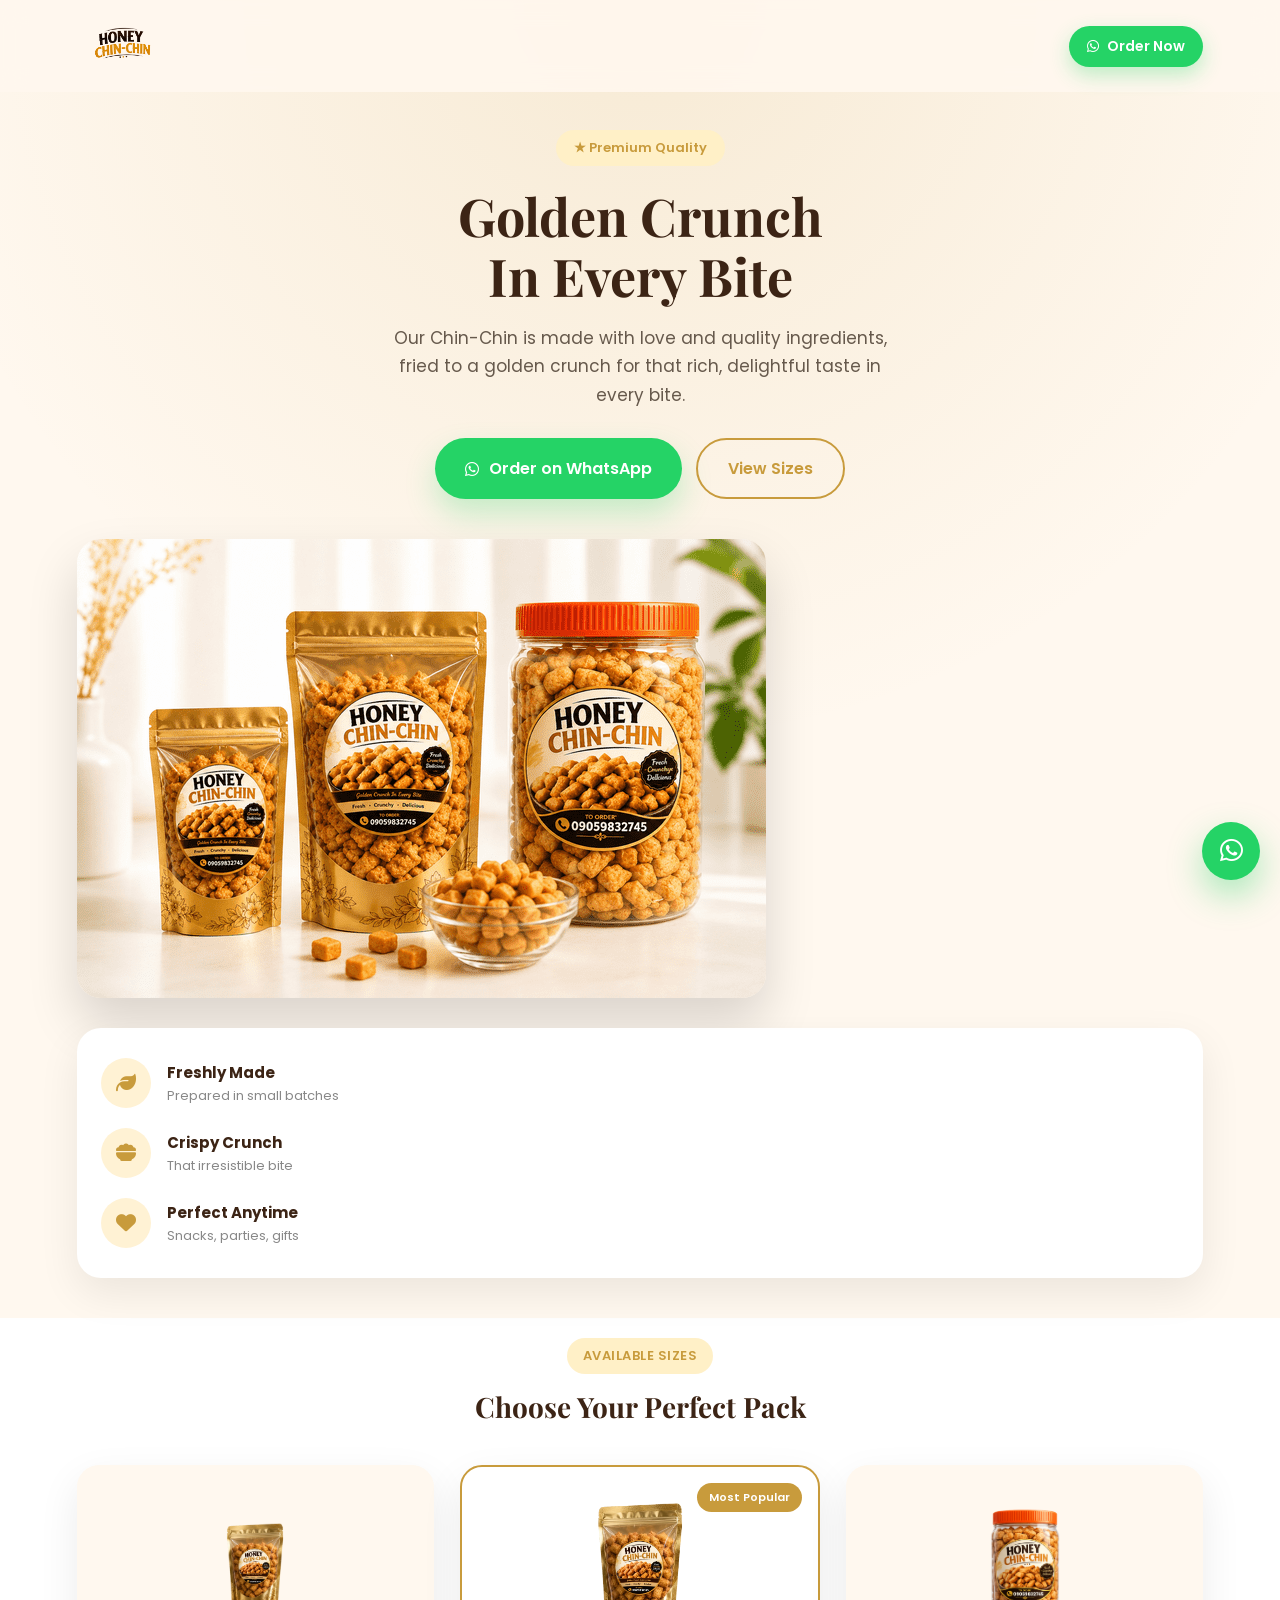
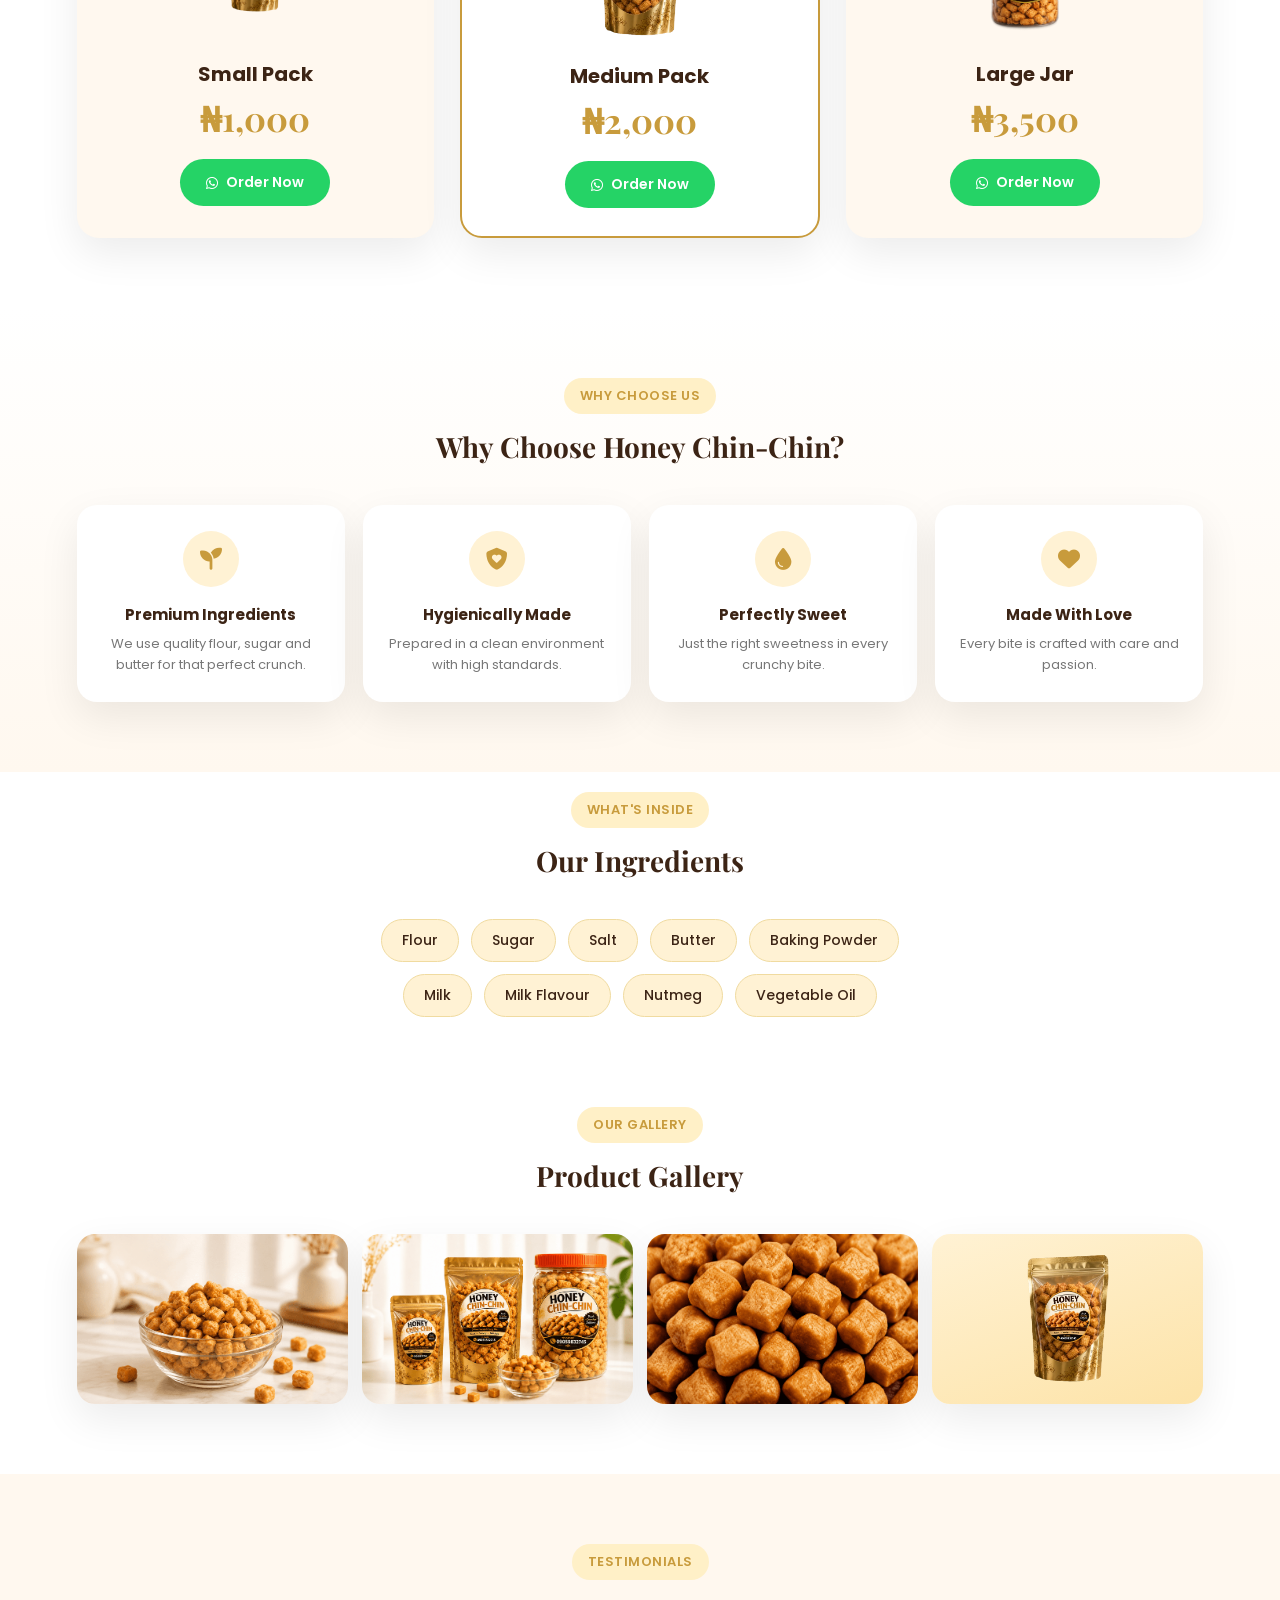
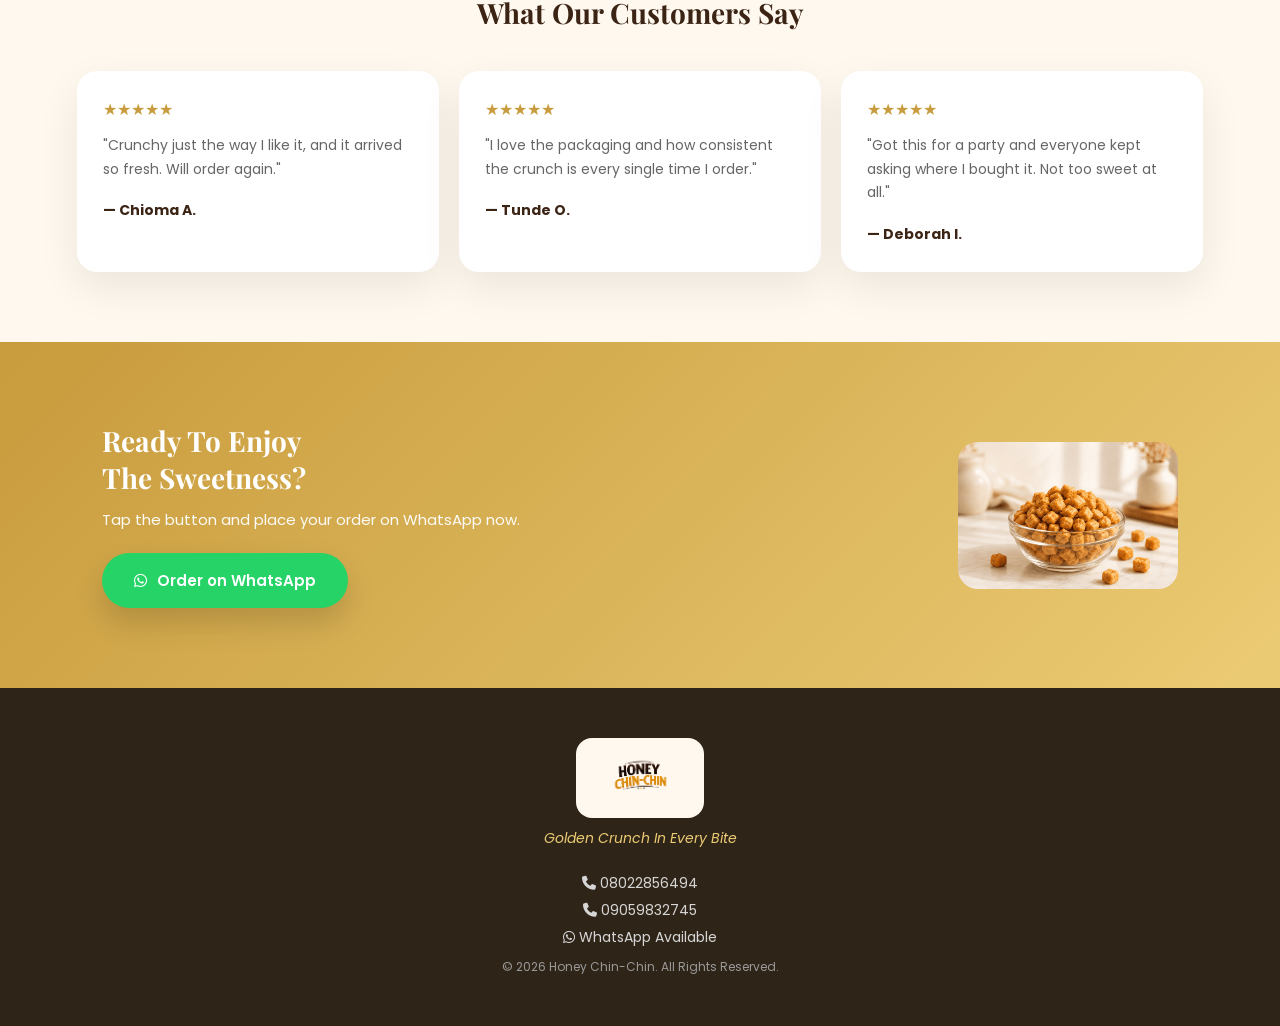
<file: index.html>
<!DOCTYPE html>
<html lang="en">
<head>
<meta charset="UTF-8">
<meta name="viewport" content="width=device-width, initial-scale=1.0">
<title>Honey Chin-Chin | Golden Crunch In Every Bite</title>

<link href="https://fonts.googleapis.com/css2?family=Poppins:wght@300;400;500;600;700&family=Playfair+Display:wght@600;700;800&display=swap" rel="stylesheet">
<link rel="stylesheet" href="https://cdnjs.cloudflare.com/ajax/libs/font-awesome/6.6.0/css/all.min.css"/>
<link rel="stylesheet" href="style.css">
</head>
<body>

<!-- ================= NAVBAR (logo + order button only) ================= -->
<header class="navbar">
  <div class="logo"><img src="assets/logo.png" alt="Honey Chin-Chin"></div>
  <a href="https://wa.me/2348022856494?text=Hi,%20I'd%20love%20to%20order%20the%20Honey%20Chin-Chin." class="nav-btn" target="_blank">
    <i class="fab fa-whatsapp"></i> Order Now
  </a>
</header>

<!-- ================= HERO ================= -->
<section class="hero" id="home">
  <span class="badge">★ Premium Quality</span>
  <h1>Golden Crunch<br>In Every Bite</h1>
  <p>Our Chin-Chin is made with love and quality ingredients, fried to a golden crunch for that rich, delightful taste in every bite.</p>

  <div class="hero-buttons">
    <a href="https://wa.me/2348022856494?text=Hi,%20I'd%20love%20to%20order%20the%20Honey%20Chin-Chin." class="btn-primary" target="_blank">
      <i class="fab fa-whatsapp"></i> Order on WhatsApp
    </a>
    <a href="#sizes" class="btn-secondary">View Sizes</a>
  </div>

  <div class="hero-image">
    <img src="assets/lineup.png" alt="Honey Chin-Chin available sizes">
  </div>
</section>

<!-- ================= ICON STRIP ================= -->
<section class="strip">
  <div class="strip-item">
    <i class="fa-solid fa-leaf"></i>
    <div>
      <h4>Freshly Made</h4>
      <p>Prepared in small batches</p>
    </div>
  </div>
  <div class="strip-item">
    <i class="fa-solid fa-bowl-food"></i>
    <div>
      <h4>Crispy Crunch</h4>
      <p>That irresistible bite</p>
    </div>
  </div>
  <div class="strip-item">
    <i class="fa-solid fa-heart"></i>
    <div>
      <h4>Perfect Anytime</h4>
      <p>Snacks, parties, gifts</p>
    </div>
  </div>
</section>

<!-- ================= SIZES ================= -->
<section class="sizes" id="sizes">
  <div class="section-title">
    <span class="eyebrow">Available Sizes</span>
    <h2>Choose Your Perfect Pack</h2>
  </div>

  <div class="size-grid">

    <div class="size-card">
      <div class="size-img small-pack">
        <img src="assets/pouch.png" alt="Small Pack Honey Chin-Chin">
      </div>
      <h3>Small Pack</h3>
      <h1>₦1,000</h1>
      <a href="https://wa.me/2348022856494?text=Hi,%20I'd%20love%20to%20order%20the%20Honey%20Chin-Chin%20-%20Small%20Pack%20(₦1,000)." target="_blank">
        <i class="fab fa-whatsapp"></i> Order Now
      </a>
    </div>

    <div class="size-card featured">
      <div class="popular">Most Popular</div>
      <div class="size-img medium-pack">
        <img src="assets/pouch.png" alt="Medium Pack Honey Chin-Chin">
      </div>
      <h3>Medium Pack</h3>
      <h1>₦2,000</h1>
      <a href="https://wa.me/2348022856494?text=Hi,%20I'd%20love%20to%20order%20the%20Honey%20Chin-Chin%20-%20Medium%20Pack%20(₦2,000)." target="_blank">
        <i class="fab fa-whatsapp"></i> Order Now
      </a>
    </div>

    <div class="size-card">
      <div class="size-img large-pack">
        <img src="assets/jar.png" alt="Large Jar Honey Chin-Chin">
      </div>
      <h3>Large Jar</h3>
      <h1>₦3,500</h1>
      <a href="https://wa.me/2348022856494?text=Hi,%20I'd%20love%20to%20order%20the%20Honey%20Chin-Chin%20-%20Large%20Jar%20(₦3,500)." target="_blank">
        <i class="fab fa-whatsapp"></i> Order Now
      </a>
    </div>

  </div>
</section>

<!-- ================= WHY CHOOSE US ================= -->
<section class="why" id="why">
  <div class="section-title">
    <span class="eyebrow">Why Choose Us</span>
    <h2>Why Choose Honey Chin-Chin?</h2>
  </div>

  <div class="why-grid">
    <div class="why-card">
      <i class="fa-solid fa-seedling"></i>
      <h3>Premium Ingredients</h3>
      <p>We use quality flour, sugar and butter for that perfect crunch.</p>
    </div>
    <div class="why-card">
      <i class="fa-solid fa-shield-heart"></i>
      <h3>Hygienically Made</h3>
      <p>Prepared in a clean environment with high standards.</p>
    </div>
    <div class="why-card">
      <i class="fa-solid fa-droplet"></i>
      <h3>Perfectly Sweet</h3>
      <p>Just the right sweetness in every crunchy bite.</p>
    </div>
    <div class="why-card">
      <i class="fa-solid fa-heart"></i>
      <h3>Made With Love</h3>
      <p>Every bite is crafted with care and passion.</p>
    </div>
  </div>
</section>

<!-- ================= INGREDIENTS ================= -->
<section class="ingredients" id="ingredients">
  <div class="section-title">
    <span class="eyebrow">What's Inside</span>
    <h2>Our Ingredients</h2>
  </div>

  <div class="ingredient-tags">
    <span>Flour</span>
    <span>Sugar</span>
    <span>Salt</span>
    <span>Butter</span>
    <span>Baking Powder</span>
    <span>Milk</span>
    <span>Milk Flavour</span>
    <span>Nutmeg</span>
    <span>Vegetable Oil</span>
  </div>
</section>

<!-- ================= GALLERY ================= -->
<section class="gallery" id="gallery">
  <div class="section-title">
    <span class="eyebrow">Our Gallery</span>
    <h2>Product Gallery</h2>
  </div>

  <div class="gallery-grid">
    <img src="assets/bowl.png" alt="Bowl of Honey Chin-Chin">
    <img src="assets/lineup.png" alt="Honey Chin-Chin all sizes">
    <img src="assets/texture.png" alt="Honey Chin-Chin close up">
    <div class="gallery-cutout">
      <img src="assets/pouch.png" alt="Honey Chin-Chin pouch">
    </div>
  </div>
</section>

<!-- ================= REVIEWS ================= -->
<section class="reviews" id="reviews">
  <div class="section-title">
    <span class="eyebrow">Testimonials</span>
    <h2>What Our Customers Say</h2>
  </div>

  <div class="review-grid">
    <div class="review-card">
      <div class="stars">★★★★★</div>
      <p>"Crunchy just the way I like it, and it arrived so fresh. Will order again."</p>
      <strong>— Chioma A.</strong>
    </div>
    <div class="review-card">
      <div class="stars">★★★★★</div>
      <p>"I love the packaging and how consistent the crunch is every single time I order."</p>
      <strong>— Tunde O.</strong>
    </div>
    <div class="review-card">
      <div class="stars">★★★★★</div>
      <p>"Got this for a party and everyone kept asking where I bought it. Not too sweet at all."</p>
      <strong>— Deborah I.</strong>
    </div>
  </div>
</section>

<!-- ================= CTA ================= -->
<section class="cta">
  <div class="cta-text">
    <h2>Ready To Enjoy<br>The Sweetness?</h2>
    <p>Tap the button and place your order on WhatsApp now.</p>
    <a class="cta-btn" href="https://wa.me/2348022856494?text=Hi,%20I'd%20love%20to%20order%20the%20Honey%20Chin-Chin." target="_blank">
      <i class="fab fa-whatsapp"></i> Order on WhatsApp
    </a>
  </div>
  <div class="cta-image">
    <img src="assets/bowl.png" alt="Honey Chin-Chin bowl">
  </div>
</section>

<!-- ================= FOOTER ================= -->
<footer id="contact">
  <div class="footer-logo-wrap">
    <img src="assets/logo.png" alt="Honey Chin-Chin" class="footer-logo">
  </div>
  <p class="tagline">Golden Crunch In Every Bite</p>

  <div class="footer-contact">
    <p><i class="fa-solid fa-phone"></i> 08022856494</p>
    <p><i class="fa-solid fa-phone"></i> 09059832745</p>
    <p><i class="fab fa-whatsapp"></i> WhatsApp Available</p>
  </div>

  <p class="copyright">© 2026 Honey Chin-Chin. All Rights Reserved.</p>
</footer>

<!-- Floating WhatsApp -->
<a href="https://wa.me/2348022856494?text=Hi,%20I'd%20love%20to%20order%20the%20Honey%20Chin-Chin." target="_blank" class="floating-whatsapp">
  <i class="fab fa-whatsapp"></i>
</a>

</body>
</html>
</file>
<file: style.css>
/* ===========================
   RESET & BASE
=========================== */
*{ margin:0; padding:0; box-sizing:border-box; }
html{ scroll-behavior:smooth; }
body{
  font-family:'Poppins',sans-serif;
  background:#FFF8EF;
  color:#2f2418;
  overflow-x:hidden;
}
img{ max-width:100%; display:block; }
a{ text-decoration:none; }

:root{
  --gold:#C89B3C;
  --gold-light:#EBCB74;
  --brown:#3C2415;
  --cream:#FFF8EF;
  --white:#ffffff;
  --green:#25D366;
  --orange:#E8632C;
  --shadow:0 15px 40px rgba(0,0,0,.08);
}

section{ padding:70px 6% ; }

.section-title{ text-align:center; margin-bottom:40px; }
.eyebrow{
  display:inline-block;
  background:#FFF0C7;
  color:var(--gold);
  font-weight:600;
  font-size:13px;
  letter-spacing:.5px;
  text-transform:uppercase;
  padding:8px 16px;
  border-radius:30px;
  margin-bottom:14px;
}
.section-title h2{
  font-family:'Playfair Display',serif;
  font-size:28px;
  color:var(--brown);
}

/* ===========================
   NAVBAR
=========================== */
.navbar{
  position:fixed;
  top:0; left:0; width:100%;
  padding:16px 6%;
  display:flex;
  justify-content:space-between;
  align-items:center;
  background:rgba(255,248,239,.9);
  backdrop-filter:blur(12px);
  z-index:1000;
}
.logo{
  display:flex;
  align-items:center;
}
.logo img{
  height:60px;
  width:auto;
}
.nav-btn{
  background:var(--green);
  color:#fff;
  padding:10px 18px;
  border-radius:50px;
  font-weight:600;
  font-size:14px;
  display:flex;
  align-items:center;
  gap:8px;
  box-shadow:0 8px 20px rgba(37,211,102,.3);
}

/* ===========================
   HERO
=========================== */
.hero{
  padding-top:130px;
  text-align:center;
  background:radial-gradient(circle at 50% 0%, rgba(200,155,60,.15), transparent 60%);
}
.badge{
  display:inline-block;
  background:#FFF0C7;
  color:var(--gold);
  font-weight:600;
  font-size:13px;
  padding:8px 18px;
  border-radius:30px;
  margin-bottom:20px;
}
.hero h1{
  font-family:'Playfair Display',serif;
  font-size:38px;
  line-height:1.15;
  color:var(--brown);
  margin-bottom:18px;
}
.hero p{
  font-size:16px;
  line-height:1.7;
  color:#66594c;
  max-width:420px;
  margin:0 auto 28px;
}
.hero-buttons{
  display:flex;
  flex-direction:column;
  gap:14px;
  max-width:320px;
  margin:0 auto 40px;
}
.btn-primary{
  display:flex;
  align-items:center;
  justify-content:center;
  gap:10px;
  background:var(--green);
  color:#fff;
  padding:16px 30px;
  border-radius:50px;
  font-weight:600;
  font-size:16px;
  box-shadow:0 15px 30px rgba(37,211,102,.25);
}
.btn-secondary{
  padding:16px 30px;
  border-radius:50px;
  border:2px solid var(--gold);
  color:var(--gold);
  font-weight:600;
  text-align:center;
}
.hero-image img{
  border-radius:24px;
  box-shadow:0 25px 50px rgba(0,0,0,.15);
}

/* ===========================
   ICON STRIP
=========================== */
.strip{
  display:flex;
  flex-direction:column;
  gap:20px;
  background:#fff;
  border-radius:24px;
  margin:0 6% 0;
  width:88%;
  padding:30px 24px;
  box-shadow:var(--shadow);
  position:relative;
  top:-40px;
}
.strip-item{
  display:flex;
  align-items:center;
  gap:16px;
}
.strip-item i{
  width:50px;
  height:50px;
  min-width:50px;
  border-radius:50%;
  background:#FFF2D4;
  color:var(--gold);
  font-size:20px;
  display:flex;
  align-items:center;
  justify-content:center;
}
.strip-item h4{ font-size:15px; color:var(--brown); margin-bottom:2px; }
.strip-item p{ font-size:13px; color:#888; }

/* ===========================
   SIZES
=========================== */
.sizes{ background:#fff; padding-top:20px; }
.size-grid{
  display:flex;
  flex-direction:column;
  gap:26px;
}
.size-card{
  position:relative;
  background:var(--cream);
  border-radius:22px;
  padding:28px;
  text-align:center;
  box-shadow:var(--shadow);
}
.featured{ border:2px solid var(--gold); background:#fff; }
.popular{
  position:absolute;
  top:16px;
  right:16px;
  background:var(--gold);
  color:#fff;
  font-size:11px;
  font-weight:600;
  padding:6px 12px;
  border-radius:20px;
}
.size-img{
  display:flex;
  align-items:center;
  justify-content:center;
  height:150px;
  margin-bottom:16px;
}
.size-img img{ height:100%; width:auto; object-fit:contain; }
.small-pack img{ height:100px; }
.medium-pack img{ height:150px; }
.large-pack img{ height:150px; }
.size-card h3{ font-size:20px; color:var(--brown); margin-bottom:6px; }
.size-card h1{ font-family:'Playfair Display',serif; color:var(--gold); font-size:34px; margin-bottom:18px; }
.size-card a{
  display:inline-flex;
  align-items:center;
  gap:8px;
  background:var(--green);
  color:#fff;
  padding:13px 26px;
  border-radius:50px;
  font-weight:600;
  font-size:14px;
}

/* ===========================
   WHY CHOOSE US
=========================== */
.why{ background:linear-gradient(180deg,#fff,#FFF8EF); }
.why-grid{
  display:grid;
  grid-template-columns:1fr 1fr;
  gap:18px;
}
.why-card{
  background:#fff;
  border-radius:20px;
  padding:26px 16px;
  text-align:center;
  box-shadow:var(--shadow);
}
.why-card i{
  width:56px; height:56px;
  line-height:56px;
  border-radius:50%;
  background:#FFF2D4;
  color:var(--gold);
  font-size:22px;
  margin:0 auto 16px;
}
.why-card h3{ font-size:15px; color:var(--brown); margin-bottom:8px; }
.why-card p{ font-size:13px; color:#777; line-height:1.6; }

/* ===========================
   INGREDIENTS
=========================== */
.ingredients{ background:#fff; padding-top:20px; padding-bottom:20px; }
.ingredient-tags{
  display:flex;
  flex-wrap:wrap;
  justify-content:center;
  gap:12px;
  max-width:520px;
  margin:0 auto;
}
.ingredient-tags span{
  background:#FFF2D4;
  color:var(--brown);
  font-size:14px;
  font-weight:500;
  padding:10px 20px;
  border-radius:30px;
  border:1px solid #F0DBA0;
}

/* ===========================
   GALLERY
=========================== */
.gallery{ background:#fff; }
.gallery-grid{
  display:grid;
  grid-template-columns:1fr 1fr;
  gap:14px;
}
.gallery-grid img{
  width:100%;
  height:170px;
  object-fit:cover;
  border-radius:18px;
  box-shadow:var(--shadow);
}
.gallery-cutout{
  background:linear-gradient(160deg,#FFF2D4,#FDE3A8);
  border-radius:18px;
  display:flex;
  align-items:center;
  justify-content:center;
  height:170px;
  box-shadow:var(--shadow);
}
.gallery-cutout img{ height:85%; width:auto; object-fit:contain; box-shadow:none; border-radius:0; }

/* ===========================
   REVIEWS
=========================== */
.reviews{ background:#FFF8EF; }
.review-grid{
  display:flex;
  flex-direction:column;
  gap:20px;
}
.review-card{
  background:#fff;
  padding:26px;
  border-radius:20px;
  box-shadow:var(--shadow);
}
.stars{ color:var(--gold); font-size:16px; margin-bottom:12px; }
.review-card p{ font-size:14px; line-height:1.7; color:#666; margin-bottom:16px; }
.review-card strong{ color:var(--brown); font-size:14px; }

/* ===========================
   CTA
=========================== */
.cta{
  background:linear-gradient(135deg,var(--gold),var(--gold-light));
  color:#fff;
  border-radius:0;
  display:flex;
  flex-direction:column;
  gap:24px;
  align-items:center;
  text-align:center;
}
.cta h2{ font-family:'Playfair Display',serif; font-size:28px; margin-bottom:12px; }
.cta p{ font-size:15px; margin-bottom:22px; opacity:.95; }
.cta-btn{
  display:inline-flex;
  align-items:center;
  gap:10px;
  background:var(--green);
  color:#fff;
  padding:16px 32px;
  border-radius:50px;
  font-weight:600;
  font-size:15px;
  box-shadow:0 15px 30px rgba(0,0,0,.15);
}
.cta-image img{
  width:220px;
  border-radius:20px;
}

/* ===========================
   FOOTER
=========================== */
footer{
  background:#2F2418;
  color:#fff;
  text-align:center;
  padding:50px 8%;
}
.footer-logo-wrap{
  background:#FFF8EF;
  display:inline-flex;
  padding:12px 22px;
  border-radius:16px;
  margin:0 auto;
}
.footer-logo{
  height:56px;
  width:auto;
  display:block;
}
footer .tagline{ color:var(--gold-light); font-style:italic; margin:10px 0 24px; font-size:14px; }
.footer-contact p{ color:#d6d6d6; font-size:14px; margin:6px 0; }
.copyright{ color:#999; font-size:12px; margin-top:10px; }

/* ===========================
   FLOATING WHATSAPP
=========================== */
.floating-whatsapp{
  position:fixed;
  right:20px; bottom:20px;
  width:58px; height:58px;
  background:var(--green);
  color:#fff;
  border-radius:50%;
  display:flex;
  align-items:center;
  justify-content:center;
  font-size:26px;
  box-shadow:0 15px 35px rgba(37,211,102,.4);
  z-index:999;
  animation:pulse 2s infinite;
}
@keyframes pulse{
  0%{ box-shadow:0 0 0 0 rgba(37,211,102,.45); }
  70%{ box-shadow:0 0 0 16px rgba(37,211,102,0); }
  100%{ box-shadow:0 0 0 0 rgba(37,211,102,0); }
}

/* ===========================
   TABLET / DESKTOP (kept simple, mobile stays primary)
=========================== */
@media(min-width:700px){
  .hero h1{ font-size:52px; }
  .hero p{ max-width:520px; font-size:17px; }
  .hero-buttons{ flex-direction:row; max-width:none; justify-content:center; }
  .size-grid{ flex-direction:row; }
  .size-card{ flex:1; }
  .why-grid{ grid-template-columns:repeat(4,1fr); }
  .gallery-grid{ grid-template-columns:repeat(4,1fr); }
  .review-grid{ flex-direction:row; }
  .review-card{ flex:1; }
  .cta{ flex-direction:row; text-align:left; justify-content:space-between; padding:80px 8%; }
  .cta-text{ text-align:left; }
}
</file>
